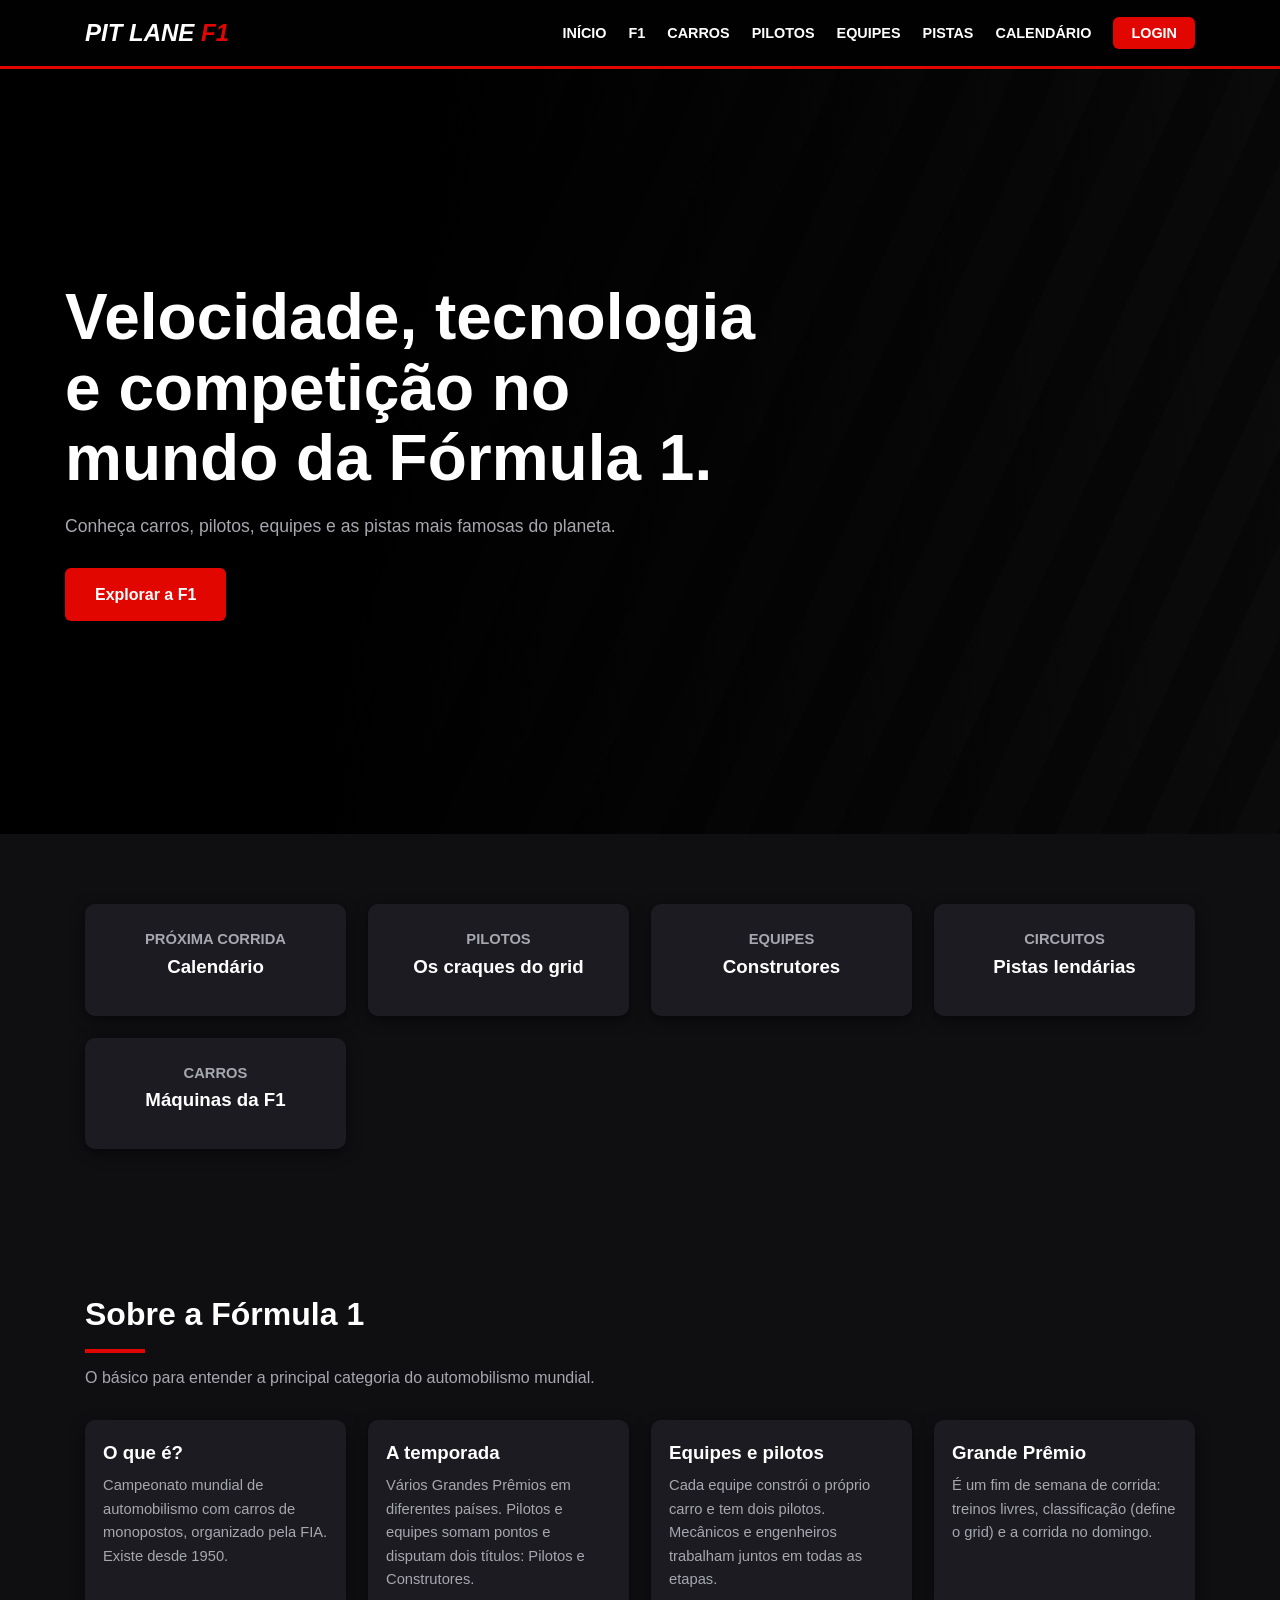
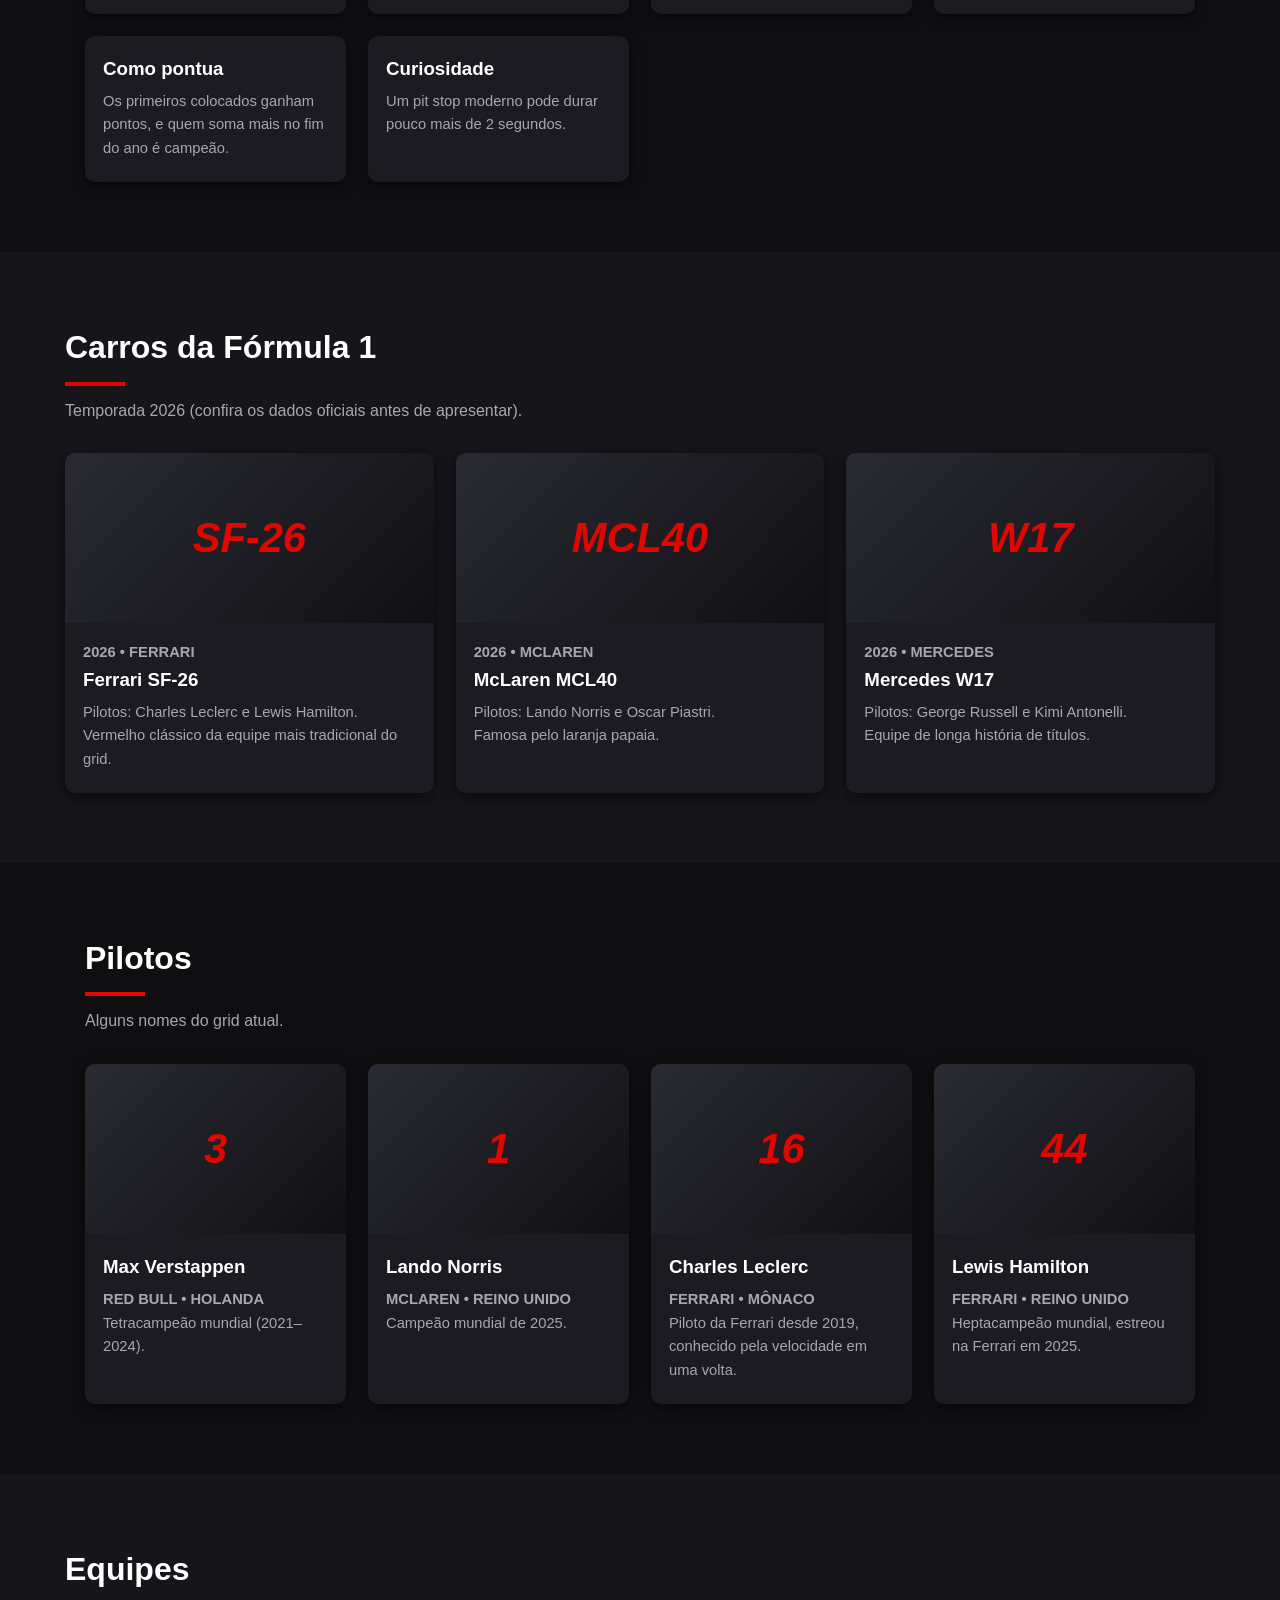
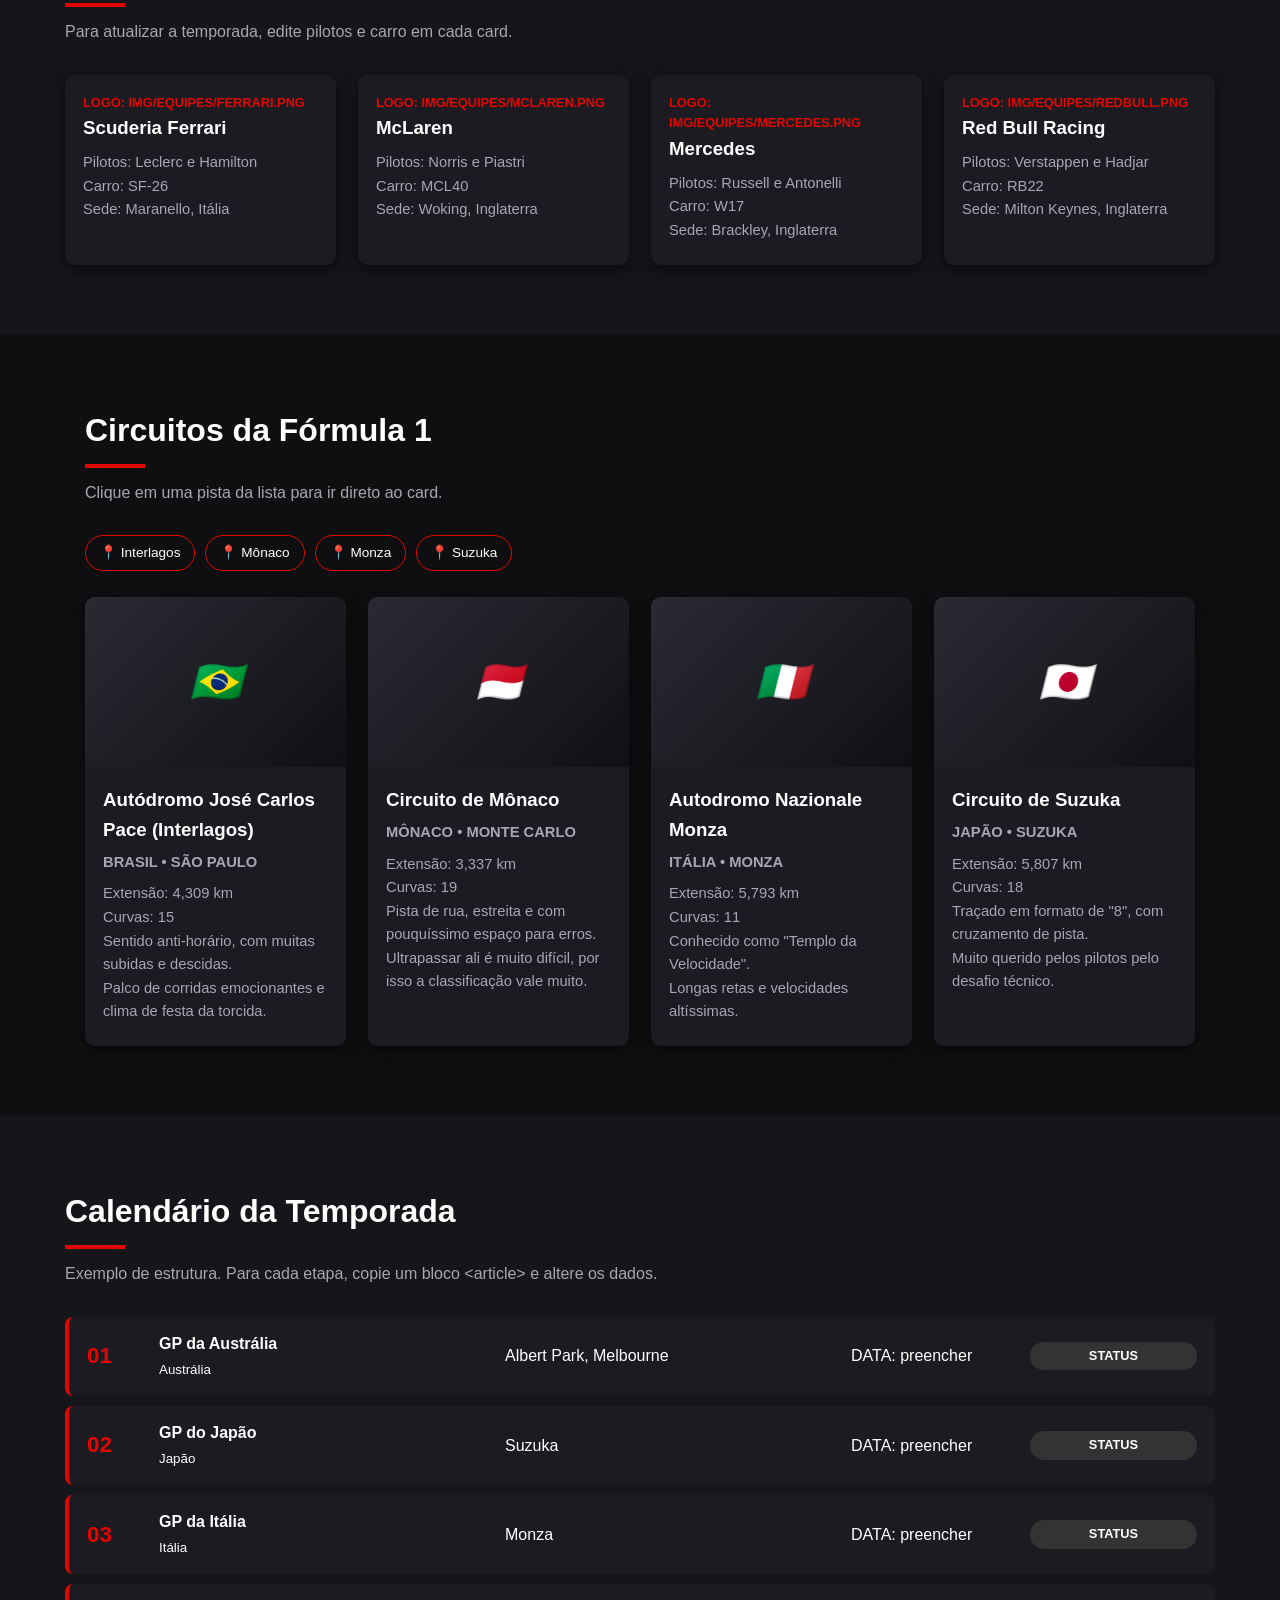
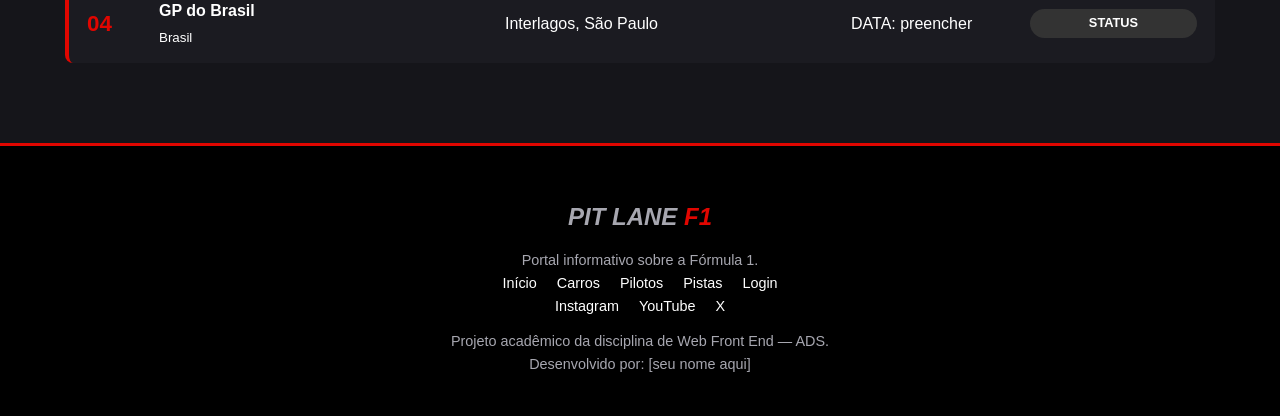
<file: index.html>
<!DOCTYPE html>
<html lang="pt-BR">
<head>
  <meta charset="UTF-8">
  <meta name="viewport" content="width=device-width, initial-scale=1.0">
  <meta name="description" content="Portal sobre Fórmula 1: carros, pilotos, equipes, circuitos e calendário.">
  <title>Pit Lane F1 | Portal de Fórmula 1</title>
  <link rel="stylesheet" href="style.css">
</head>
<body>

<!-- ================= CABEÇALHO ================= -->
<header class="cabecalho">
  <div class="barra">
    <a href="#inicio" class="logo">PIT LANE <span>F1</span></a>
    <button class="btn-menu" aria-label="Abrir menu">☰</button>
    <nav aria-label="Menu principal">
      <ul class="menu">
        <li><a href="#inicio">INÍCIO</a></li>
        <li><a href="#f1">F1</a></li>
        <li><a href="#carros">CARROS</a></li>
        <li><a href="#pilotos">PILOTOS</a></li>
        <li><a href="#equipes">EQUIPES</a></li>
        <li><a href="#pistas">PISTAS</a></li>
        <li><a href="#calendario">CALENDÁRIO</a></li>
        <li><a href="login.html" class="btn-login">LOGIN</a></li>
      </ul>
    </nav>
  </div>
</header>

<main>
<!-- ================= HERO ================= -->
<div class="hero" id="inicio">
  <div>
    <h1>Velocidade, tecnologia e competição no mundo da Fórmula 1.</h1>
    <p>Conheça carros, pilotos, equipes e as pistas mais famosas do planeta.</p>
    <a href="#f1" class="btn">Explorar a F1</a>
  </div>
</div>

<!-- Cards de destaque (atalhos para as seções) -->
<section class="destaque" aria-label="Destaques">
  <div class="grid">
    <a href="#calendario" class="card"><p class="tag">Próxima corrida</p><h3>Calendário</h3></a>
    <a href="#pilotos" class="card"><p class="tag">Pilotos</p><h3>Os craques do grid</h3></a>
    <a href="#equipes" class="card"><p class="tag">Equipes</p><h3>Construtores</h3></a>
    <a href="#pistas" class="card"><p class="tag">Circuitos</p><h3>Pistas lendárias</h3></a>
    <a href="#carros" class="card"><p class="tag">Carros</p><h3>Máquinas da F1</h3></a>
  </div>
</section>

<!-- ================= SOBRE A F1 ================= -->
<section id="f1">
  <h2>Sobre a Fórmula 1</h2>
  <p class="sub">O básico para entender a principal categoria do automobilismo mundial.</p>
  <div class="grid">
    <article class="card"><div class="texto"><h3>O que é?</h3><p>Campeonato mundial de automobilismo com carros de monopostos, organizado pela FIA. Existe desde 1950.</p></div></article>
    <article class="card"><div class="texto"><h3>A temporada</h3><p>Vários Grandes Prêmios em diferentes países. Pilotos e equipes somam pontos e disputam dois títulos: Pilotos e Construtores.</p></div></article>
    <article class="card"><div class="texto"><h3>Equipes e pilotos</h3><p>Cada equipe constrói o próprio carro e tem dois pilotos. Mecânicos e engenheiros trabalham juntos em todas as etapas.</p></div></article>
    <article class="card"><div class="texto"><h3>Grande Prêmio</h3><p>É um fim de semana de corrida: treinos livres, classificação (define o grid) e a corrida no domingo.</p></div></article>
    <article class="card"><div class="texto"><h3>Como pontua</h3><p>Os primeiros colocados ganham pontos, e quem soma mais no fim do ano é campeão.</p></div></article>
    <article class="card"><div class="texto"><h3>Curiosidade</h3><p>Um pit stop moderno pode durar pouco mais de 2 segundos.</p></div></article>
  </div>
</section>

<!-- ================= CARROS ================= -->
<!-- DADOS: para atualizar a temporada, altere os textos dos cards abaixo. Confira em formula1.com -->
<section id="carros" class="faixa">
  <h2>Carros da Fórmula 1</h2>
  <p class="sub">Temporada 2026 (confira os dados oficiais antes de apresentar).</p>
  <div class="grid">
    <article class="card">
      <div class="foto"><!-- <img src="img/carros/ferrari.jpg" alt="Ferrari SF-26"> -->SF-26</div>
      <div class="texto"><p class="tag">2026 • Ferrari</p><h3>Ferrari SF-26</h3>
        <p>Pilotos: Charles Leclerc e Lewis Hamilton.</p><p>Vermelho clássico da equipe mais tradicional do grid.</p></div>
    </article>
    <article class="card">
      <div class="foto">MCL40</div>
      <div class="texto"><p class="tag">2026 • McLaren</p><h3>McLaren MCL40</h3>
        <p>Pilotos: Lando Norris e Oscar Piastri.</p><p>Famosa pelo laranja papaia.</p></div>
    </article>
    <article class="card">
      <div class="foto">W17</div>
      <div class="texto"><p class="tag">2026 • Mercedes</p><h3>Mercedes W17</h3>
        <p>Pilotos: George Russell e Kimi Antonelli.</p><p>Equipe de longa história de títulos.</p></div>
    </article>
  </div>
</section>

<!-- ================= PILOTOS ================= -->
<section id="pilotos">
  <h2>Pilotos</h2>
  <p class="sub">Alguns nomes do grid atual.</p>
  <div class="grid">
    <article class="card">
      <div class="foto"><!-- <img src="img/pilotos/verstappen.jpg" alt="Max Verstappen"> -->3</div>
      <div class="texto"><h3>Max Verstappen</h3><p class="tag">Red Bull • Holanda</p><p>Tetracampeão mundial (2021–2024).</p></div>
    </article>
    <article class="card">
      <div class="foto">1</div>
      <div class="texto"><h3>Lando Norris</h3><p class="tag">McLaren • Reino Unido</p><p>Campeão mundial de 2025.</p></div>
    </article>
    <article class="card">
      <div class="foto">16</div>
      <div class="texto"><h3>Charles Leclerc</h3><p class="tag">Ferrari • Mônaco</p><p>Piloto da Ferrari desde 2019, conhecido pela velocidade em uma volta.</p></div>
    </article>
    <article class="card">
      <div class="foto">44</div>
      <div class="texto"><h3>Lewis Hamilton</h3><p class="tag">Ferrari • Reino Unido</p><p>Heptacampeão mundial, estreou na Ferrari em 2025.</p></div>
    </article>
  </div>
</section>

<!-- ================= EQUIPES ================= -->
<section id="equipes" class="faixa">
  <h2>Equipes</h2>
  <p class="sub">Para atualizar a temporada, edite pilotos e carro em cada card.</p>
  <div class="grid">
    <article class="card"><div class="texto"><div class="tag">Logo: img/equipes/ferrari.png</div><h3>Scuderia Ferrari</h3><ul><li>Pilotos: Leclerc e Hamilton</li><li>Carro: SF-26</li><li>Sede: Maranello, Itália</li></ul></div></article>
    <article class="card"><div class="texto"><div class="tag">Logo: img/equipes/mclaren.png</div><h3>McLaren</h3><ul><li>Pilotos: Norris e Piastri</li><li>Carro: MCL40</li><li>Sede: Woking, Inglaterra</li></ul></div></article>
    <article class="card"><div class="texto"><div class="tag">Logo: img/equipes/mercedes.png</div><h3>Mercedes</h3><ul><li>Pilotos: Russell e Antonelli</li><li>Carro: W17</li><li>Sede: Brackley, Inglaterra</li></ul></div></article>
    <article class="card"><div class="texto"><div class="tag">Logo: img/equipes/redbull.png</div><h3>Red Bull Racing</h3><ul><li>Pilotos: Verstappen e Hadjar</li><li>Carro: RB22</li><li>Sede: Milton Keynes, Inglaterra</li></ul></div></article>
  </div>
</section>

<!-- ================= CIRCUITOS ================= -->
<section id="pistas">
  <h2>Circuitos da Fórmula 1</h2>
  <p class="sub">Clique em uma pista da lista para ir direto ao card.</p>
  <!-- "Mapa/lista" de circuitos -->
  <div class="lista-pistas" aria-label="Lista de circuitos">
    <a href="#interlagos">📍 Interlagos</a><a href="#monaco">📍 Mônaco</a>
    <a href="#monza">📍 Monza</a><a href="#suzuka">📍 Suzuka</a>
  </div>
  <div class="grid">
    <article class="card" id="interlagos">
      <div class="foto"><!-- <img src="img/circuitos/interlagos.jpg" alt="Autódromo de Interlagos"> -->🇧🇷</div>
      <div class="texto"><h3>Autódromo José Carlos Pace (Interlagos)</h3><p class="tag">Brasil • São Paulo</p>
        <ul><li>Extensão: 4,309 km</li><li>Curvas: 15</li><li>Sentido anti-horário, com muitas subidas e descidas.</li></ul>
        <p>Palco de corridas emocionantes e clima de festa da torcida.</p></div>
    </article>
    <article class="card" id="monaco">
      <div class="foto">🇲🇨</div>
      <div class="texto"><h3>Circuito de Mônaco</h3><p class="tag">Mônaco • Monte Carlo</p>
        <ul><li>Extensão: 3,337 km</li><li>Curvas: 19</li><li>Pista de rua, estreita e com pouquíssimo espaço para erros.</li></ul>
        <p>Ultrapassar ali é muito difícil, por isso a classificação vale muito.</p></div>
    </article>
    <article class="card" id="monza">
      <div class="foto">🇮🇹</div>
      <div class="texto"><h3>Autodromo Nazionale Monza</h3><p class="tag">Itália • Monza</p>
        <ul><li>Extensão: 5,793 km</li><li>Curvas: 11</li><li>Conhecido como "Templo da Velocidade".</li></ul>
        <p>Longas retas e velocidades altíssimas.</p></div>
    </article>
    <article class="card" id="suzuka">
      <div class="foto">🇯🇵</div>
      <div class="texto"><h3>Circuito de Suzuka</h3><p class="tag">Japão • Suzuka</p>
        <ul><li>Extensão: 5,807 km</li><li>Curvas: 18</li><li>Traçado em formato de "8", com cruzamento de pista.</li></ul>
        <p>Muito querido pelos pilotos pelo desafio técnico.</p></div>
    </article>
  </div>
</section>

<!-- ================= CALENDÁRIO ================= -->
<!-- ATENÇÃO: datas e status precisam ser conferidos em formula1.com/en/racing/2026 e digitados manualmente. -->
<section id="calendario" class="faixa">
  <h2>Calendário da Temporada</h2>
  <p class="sub">Exemplo de estrutura. Para cada etapa, copie um bloco &lt;article&gt; e altere os dados.</p>

  <article class="corrida">
    <span class="etapa">01</span>
    <div><strong>GP da Austrália</strong><br><small>Austrália</small></div>
    <div>Albert Park, Melbourne</div>
    <div>DATA: preencher</div>
    <span class="status">STATUS</span>
  </article>
  <article class="corrida">
    <span class="etapa">02</span>
    <div><strong>GP do Japão</strong><br><small>Japão</small></div>
    <div>Suzuka</div>
    <div>DATA: preencher</div>
    <span class="status">STATUS</span>
  </article>
  <article class="corrida">
    <span class="etapa">03</span>
    <div><strong>GP da Itália</strong><br><small>Itália</small></div>
    <div>Monza</div>
    <div>DATA: preencher</div>
    <span class="status">STATUS</span>
  </article>
  <article class="corrida">
    <span class="etapa">04</span>
    <div><strong>GP do Brasil</strong><br><small>Brasil</small></div>
    <div>Interlagos, São Paulo</div>
    <div>DATA: preencher</div>
    <span class="status">STATUS</span>
  </article>
</section>
</main>

<!-- ================= RODAPÉ ================= -->
<footer class="rodape">
  <p class="logo">PIT LANE <span>F1</span></p>
  <p>Portal informativo sobre a Fórmula 1.</p>
  <nav aria-label="Links do rodapé"><a href="#inicio">Início</a><a href="#carros">Carros</a><a href="#pilotos">Pilotos</a><a href="#pistas">Pistas</a><a href="login.html">Login</a></nav>
  <div class="redes"><a href="#">Instagram</a><a href="#">YouTube</a><a href="#">X</a></div>
  <p>Projeto acadêmico da disciplina de Web Front End — ADS.<br>Desenvolvido por: [seu nome aqui]</p>
</footer>

<script src="script.js"></script>
</body>
</html>
</file>
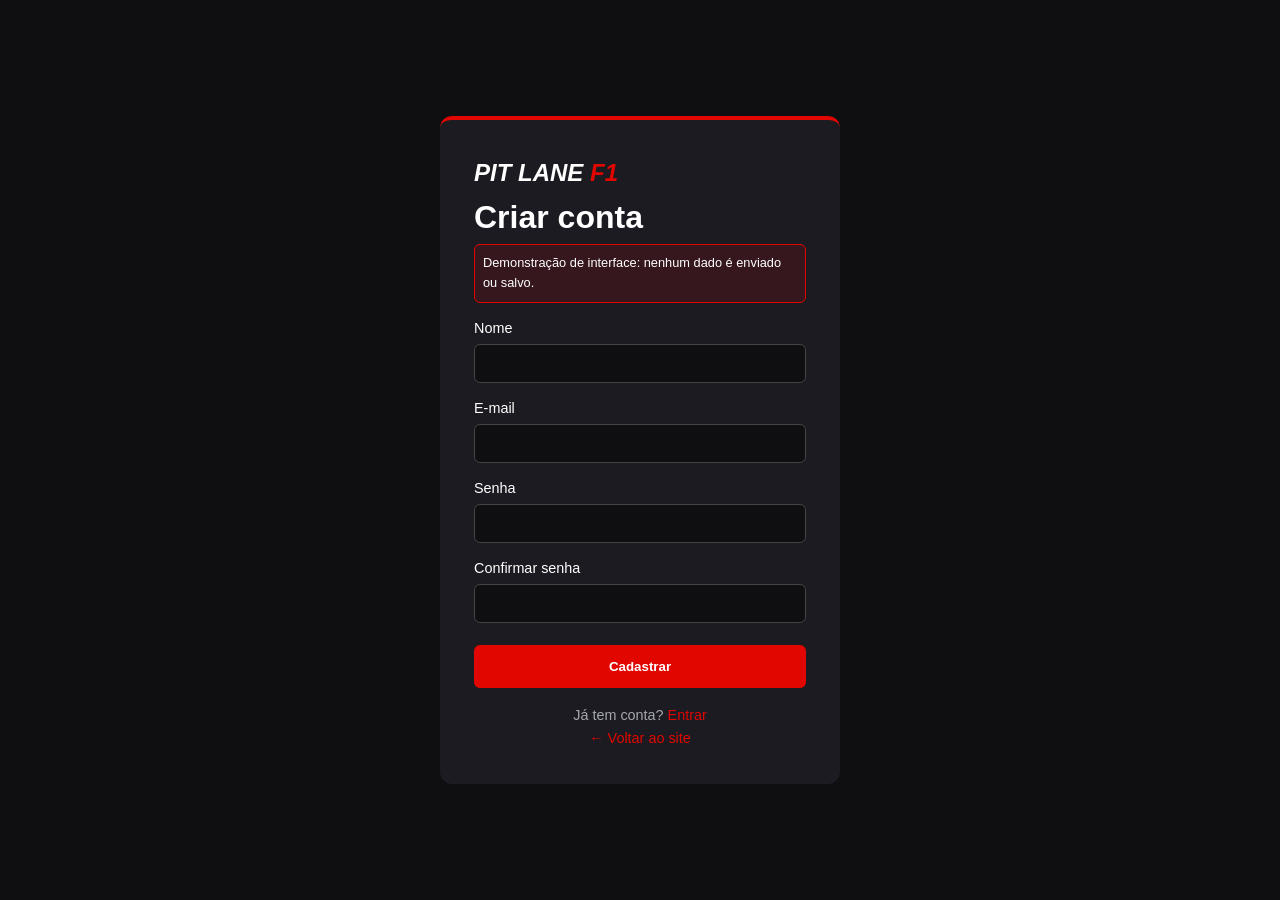
<file: cadastro.html>
<!DOCTYPE html>
<html lang="pt-BR">
<head>
  <meta charset="UTF-8">
  <meta name="viewport" content="width=device-width, initial-scale=1.0">
  <title>Cadastro | Pit Lane F1</title>
  <link rel="stylesheet" href="style.css">
</head>
<body>
  <main class="pagina-form">
    <form class="form" action="#" onsubmit="return false">
      <p class="logo">PIT LANE <span>F1</span></p>
      <h1>Criar conta</h1>
      <p class="aviso">Demonstração de interface: nenhum dado é enviado ou salvo.</p>
      <label for="nome">Nome</label>
      <input type="text" id="nome" required>
      <label for="email">E-mail</label>
      <input type="email" id="email" required>
      <label for="senha">Senha</label>
      <input type="password" id="senha" required>
      <label for="senha2">Confirmar senha</label>
      <input type="password" id="senha2" required>
      <button class="btn" type="submit">Cadastrar</button>
      <p class="links">Já tem conta? <a href="login.html">Entrar</a><br><a href="index.html">← Voltar ao site</a></p>
    </form>
  </main>
</body>
</html>
</file>
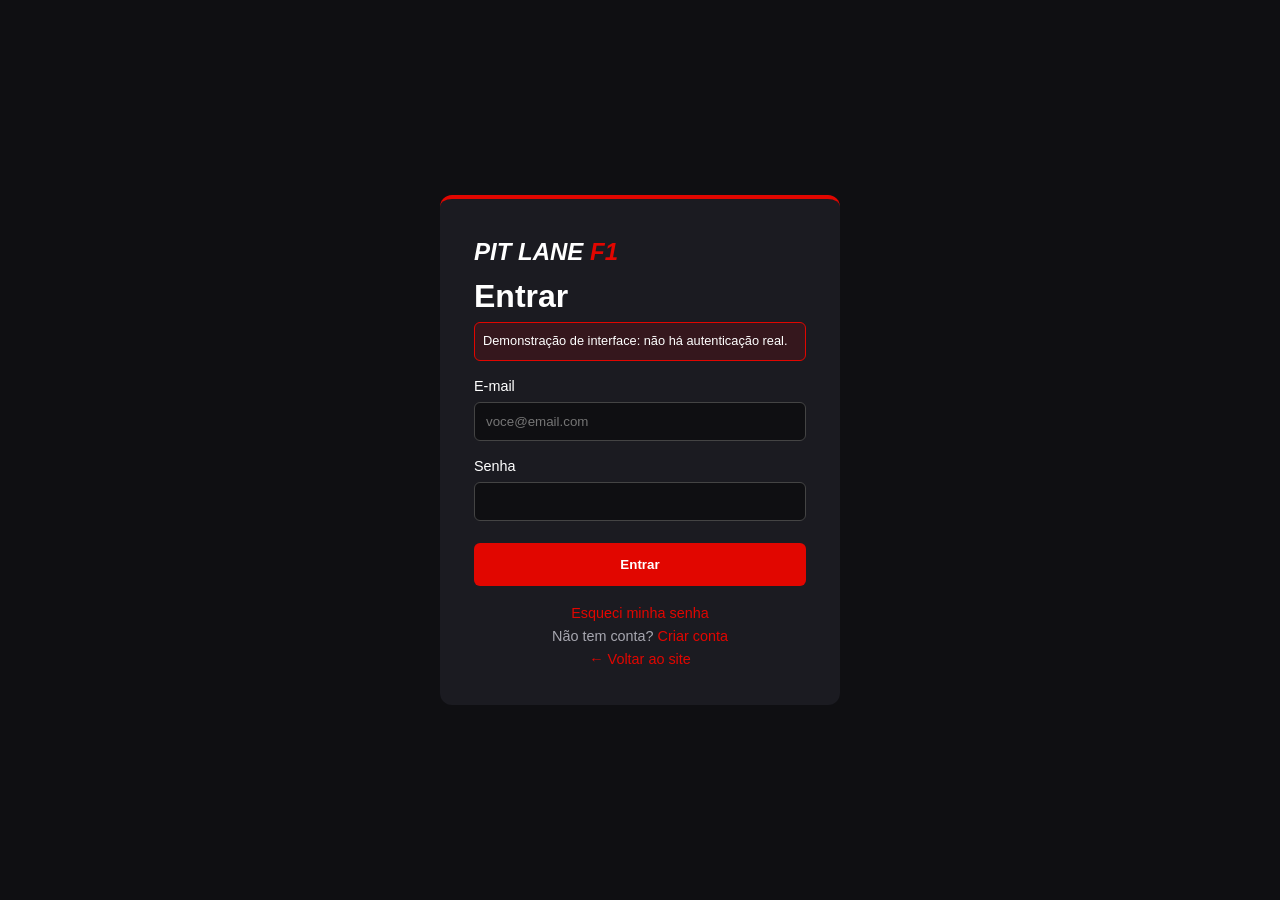
<file: login.html>
<!DOCTYPE html>
<html lang="pt-BR">
<head>
  <meta charset="UTF-8">
  <meta name="viewport" content="width=device-width, initial-scale=1.0">
  <title>Login | Pit Lane F1</title>
  <link rel="stylesheet" href="style.css">
</head>
<body>
  <main class="pagina-form">
    <form class="form" action="#" onsubmit="return false">
      <p class="logo">PIT LANE <span>F1</span></p>
      <h1>Entrar</h1>
      <p class="aviso">Demonstração de interface: não há autenticação real.</p>
      <label for="email">E-mail</label>
      <input type="email" id="email" placeholder="voce@email.com" required>
      <label for="senha">Senha</label>
      <input type="password" id="senha" required>
      <button class="btn" type="submit">Entrar</button>
      <p class="links"><a href="#">Esqueci minha senha</a><br>
      Não tem conta? <a href="cadastro.html">Criar conta</a><br><a href="index.html">← Voltar ao site</a></p>
    </form>
  </main>
</body>
</html>
</file>
<file: style.css>
/* ===== VARIÁVEIS: para mudar as cores do site, altere aqui ===== */
:root{--fundo:#0f0f12;--card:#1b1b21;--vermelho:#e10600;--branco:#fff;--cinza:#a7a7b0}
*{box-sizing:border-box;margin:0;padding:0}
html{scroll-behavior:smooth}            /* rolagem suave */
body{font-family:Arial,Helvetica,sans-serif;background:var(--fundo);color:var(--branco);line-height:1.6}
a{color:inherit;text-decoration:none}
section{padding:70px 20px;max-width:1150px;margin:auto}
h2{font-size:2rem;margin-bottom:8px}
h2::after{content:"";display:block;width:60px;height:4px;background:var(--vermelho);margin-top:8px}
.sub{color:var(--cinza);margin:12px 0 30px}

/* ===== CABEÇALHO ===== */
.cabecalho{position:sticky;top:0;z-index:10;background:#000e;border-bottom:3px solid var(--vermelho)}
.cabecalho .barra{max-width:1150px;margin:auto;padding:14px 20px;display:flex;justify-content:space-between;align-items:center}
.logo{font-size:1.5rem;font-weight:900;font-style:italic}.logo span{color:var(--vermelho)}
.menu{display:flex;gap:22px;list-style:none;align-items:center}
.menu a{font-size:.9rem;font-weight:bold;transition:.3s}
.menu a:hover{color:var(--vermelho)}
.btn-login{background:var(--vermelho);padding:8px 18px;border-radius:6px}
.btn-menu{display:none;background:none;border:2px solid #fff;color:#fff;font-size:1.4rem;padding:2px 10px;border-radius:6px;cursor:pointer}

/* ===== HERO ===== */
/* Para usar foto: troque o gradiente por url("img/circuitos/hero.jpg") */
.hero{min-height:85vh;display:flex;align-items:center;padding:20px;
 background:linear-gradient(100deg,#000 30%,#000a),repeating-linear-gradient(115deg,#222 0 40px,#181818 40px 80px)}
.hero div{max-width:1150px;margin:auto;width:100%}
.hero h1{font-size:clamp(2.2rem,6vw,4rem);max-width:700px;line-height:1.1}
.hero p{color:var(--cinza);margin:18px 0 28px;font-size:1.1rem}
.btn{display:inline-block;background:var(--vermelho);padding:14px 30px;border-radius:6px;font-weight:bold;border:0;color:#fff;cursor:pointer;transition:.3s}
.btn:hover{background:#b30500;transform:translateY(-3px)}

/* ===== GRID E CARDS ===== */
.grid{display:grid;grid-template-columns:repeat(auto-fit,minmax(240px,1fr));gap:22px}
.card{background:var(--card);border-radius:10px;overflow:hidden;border-bottom:4px solid transparent;box-shadow:0 4px 14px #0008;transition:.3s}
.card:hover{transform:translateY(-8px);border-color:var(--vermelho);box-shadow:0 10px 25px #e1060040}
.card .texto{padding:18px}
.card h3{margin-bottom:6px}
.card p,.card li{color:var(--cinza);font-size:.92rem}
.card ul{list-style:none;margin-top:8px}
.tag{color:var(--vermelho);font-weight:bold;font-size:.8rem;text-transform:uppercase}
/* Área da imagem: use <img> dentro dela quando tiver as fotos */
.foto{height:170px;display:flex;align-items:center;justify-content:center;font-size:2.6rem;font-weight:900;font-style:italic;
 background:linear-gradient(135deg,#2a2a33,#101014);color:var(--vermelho)}
.foto img{width:100%;height:100%;object-fit:cover}
.destaque a.card{padding:24px;text-align:center}
.faixa{background:#15151a;max-width:none}
.faixa>*{max-width:1150px;margin-left:auto;margin-right:auto}

/* ===== LISTA DE CIRCUITOS ===== */
.lista-pistas{display:flex;flex-wrap:wrap;gap:10px;margin-bottom:26px}
.lista-pistas a{border:1px solid var(--vermelho);padding:6px 14px;border-radius:20px;font-size:.85rem;transition:.3s}
.lista-pistas a:hover{background:var(--vermelho)}

/* ===== CALENDÁRIO ===== */
.corrida{display:grid;grid-template-columns:60px 2fr 2fr 1fr 1fr;gap:12px;align-items:center;background:var(--card);padding:14px 18px;border-radius:8px;margin-bottom:10px;border-left:4px solid var(--vermelho);transition:.3s}
.corrida:hover{background:#25252d}
.etapa{font-size:1.4rem;font-weight:900;color:var(--vermelho)}
.status{font-size:.8rem;font-weight:bold;text-align:center;padding:4px 8px;border-radius:20px;background:#333}

/* ===== FORMULÁRIOS ===== */
.pagina-form{min-height:100vh;display:flex;align-items:center;justify-content:center;padding:20px}
.form{background:var(--card);padding:34px;border-radius:12px;width:100%;max-width:400px;border-top:4px solid var(--vermelho)}
.form label{display:block;margin:14px 0 4px;font-size:.9rem}
.form input{width:100%;padding:11px;border-radius:6px;border:1px solid #444;background:#0f0f12;color:#fff}
.form input:focus{outline:2px solid var(--vermelho)}
.form .btn{width:100%;margin-top:22px}
.form .links{margin-top:16px;font-size:.9rem;text-align:center;color:var(--cinza)}
.form .links a{color:var(--vermelho)}
.aviso{background:#e1060022;border:1px solid var(--vermelho);padding:8px;border-radius:6px;font-size:.8rem;margin-bottom:10px}

/* ===== RODAPÉ ===== */
.rodape{background:#000;border-top:3px solid var(--vermelho);padding:40px 20px;text-align:center;color:var(--cinza);font-size:.9rem}
.rodape nav a,.rodape .redes a{margin:0 10px;color:#fff}
.rodape nav a:hover,.rodape .redes a:hover{color:var(--vermelho)}
.rodape p{margin-top:12px}

/* ===== RESPONSIVO ===== */
@media(max-width:850px){
 .btn-menu{display:block}
 .menu{display:none;position:absolute;top:100%;left:0;right:0;flex-direction:column;background:#000;padding:20px;gap:16px}
 .menu.aberto{display:flex}
 .corrida{grid-template-columns:50px 1fr}
 section{padding:50px 16px}
}
</file>
